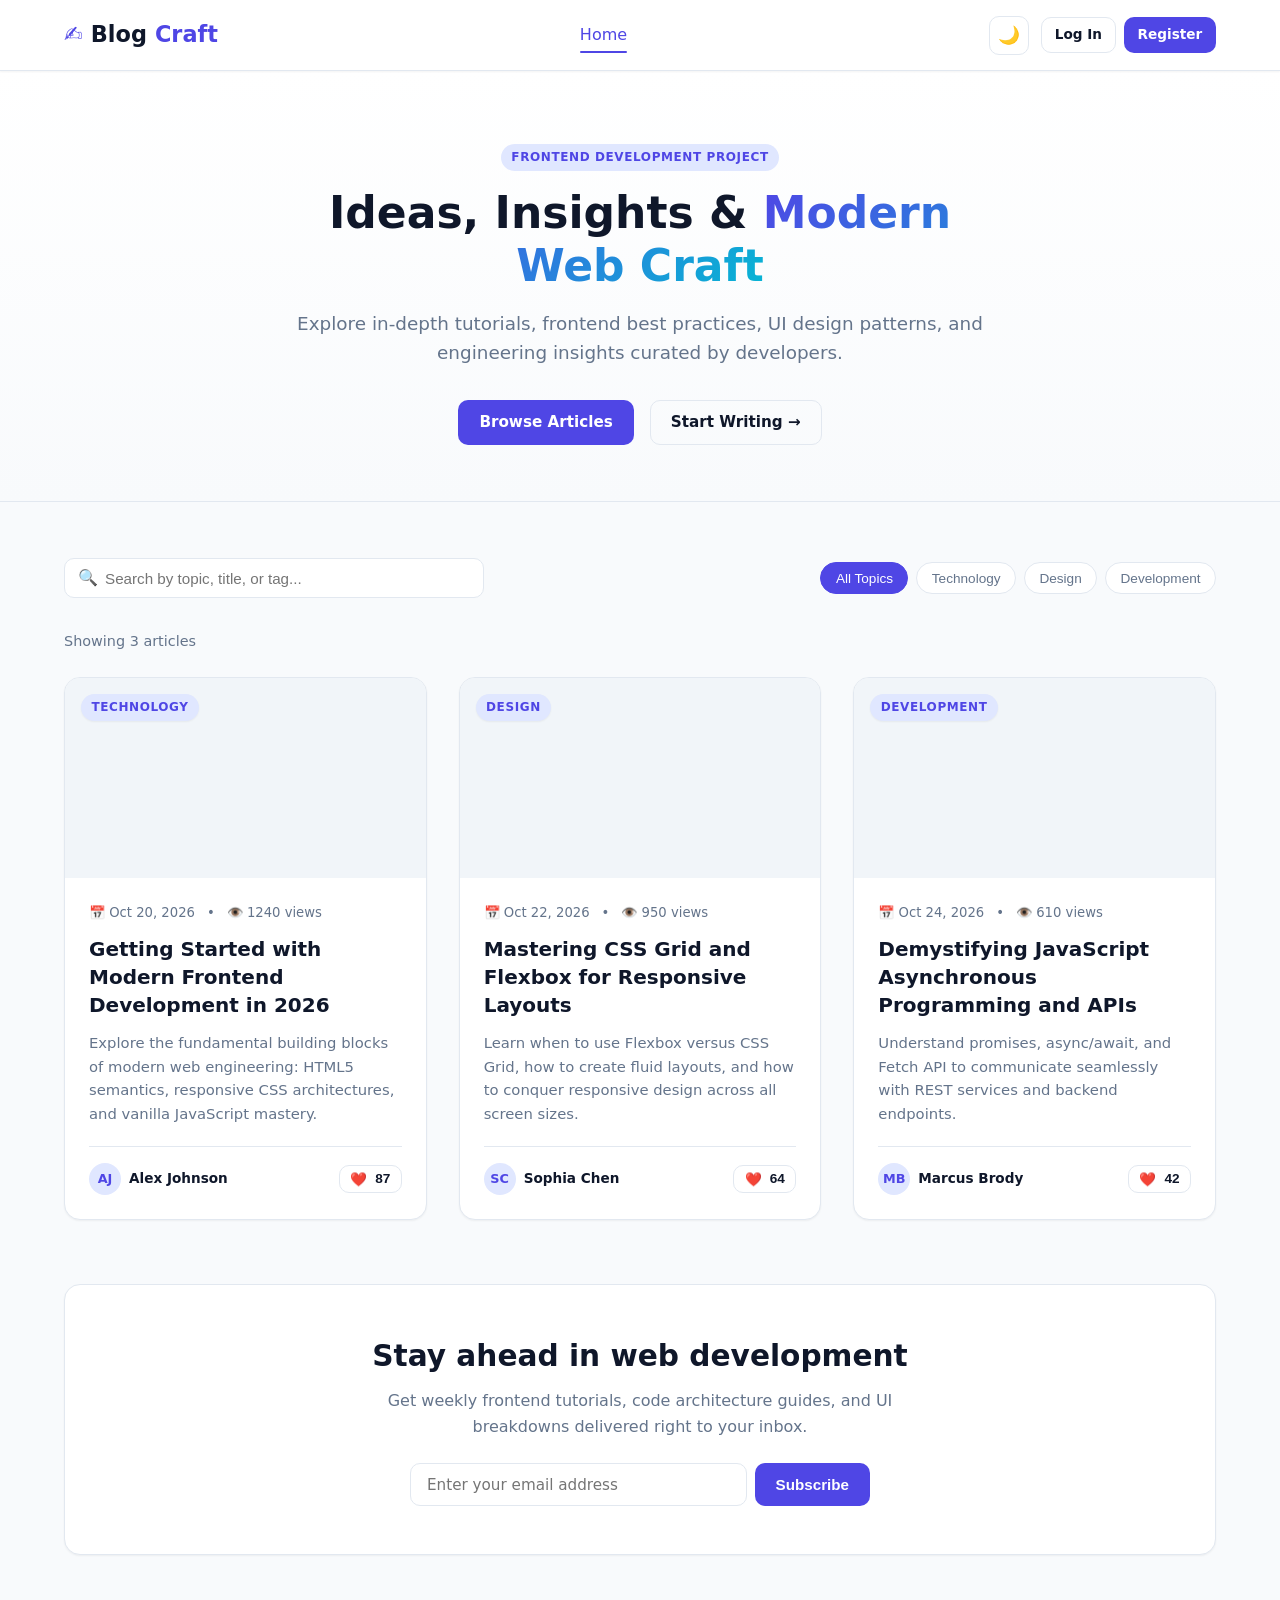
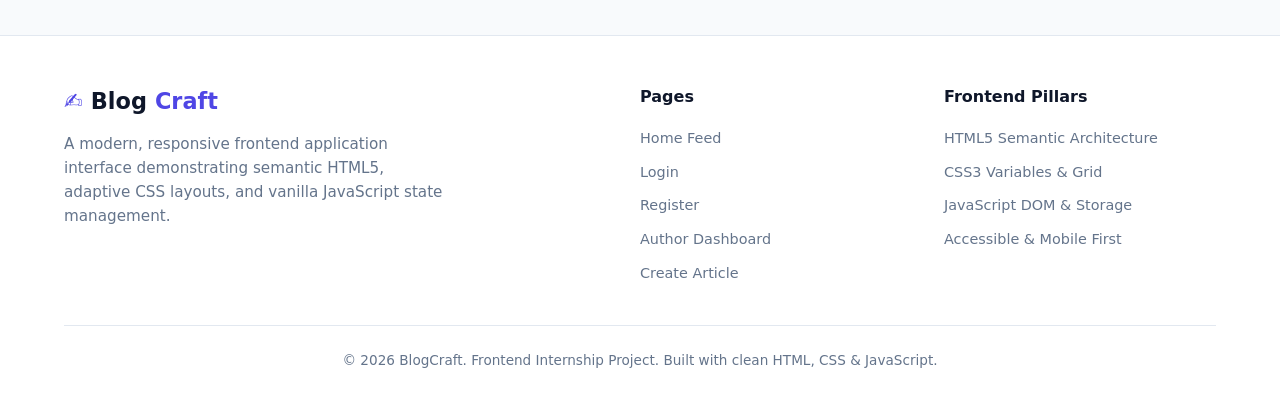
<file: index.html>
<!DOCTYPE html>
<html lang="en">
<head>
  <meta charset="UTF-8" />
  <meta name="viewport" content="width=device-width, initial-scale=1.0" />
  <meta name="description" content="BlogCraft - A responsive modern frontend blog application interface built with HTML5, CSS3, and JavaScript." />
  <title>BlogCraft | Discover Inspiring Stories & Ideas</title>
  <link rel="stylesheet" href="css/style.css" />
</head>
<body>

  <!-- =========================================================================
       Navigation Header
       ========================================================================= -->
  <header class="navbar">
    <div class="container nav-container">
      <a href="index.html" class="brand-logo">
        <span>✍️</span> Blog<span>Craft</span>
      </a>

      <!-- Desktop & Mobile Navigation Links -->
      <nav id="nav-links" class="nav-links" aria-label="Main Navigation">
        <a href="index.html" class="nav-link active">Home</a>
        <div id="nav-user-links" style="display: contents;"></div>
      </nav>

      <!-- User Auth & Theme Actions -->
      <div class="nav-actions">
        <button id="theme-toggle" class="theme-toggle-btn" aria-label="Toggle theme">🌙</button>
        <div id="nav-auth-actions" style="display: flex; gap: 0.5rem; align-items: center;"></div>
        <button id="nav-hamburger" class="hamburger-btn" aria-label="Open mobile menu" aria-expanded="false">
          <span></span>
          <span></span>
          <span></span>
        </button>
      </div>
    </div>
  </header>

  <!-- =========================================================================
       Hero Section
       ========================================================================= -->
  <section class="hero">
    <div class="container hero-content">
      <span class="badge" style="margin-bottom: 1rem;">Frontend Development Project</span>
      <h1 class="hero-title">
        Ideas, Insights & <span class="gradient-text">Modern Web Craft</span>
      </h1>
      <p class="hero-subtitle">
        Explore in-depth tutorials, frontend best practices, UI design patterns, and engineering insights curated by developers.
      </p>
      <div class="hero-cta">
        <a href="#feed-section" class="btn btn-primary">Browse Articles</a>
        <a href="create-blog.html" class="btn btn-outline">Start Writing →</a>
      </div>
    </div>
  </section>

  <!-- =========================================================================
       Main Content & Blog Feed
       ========================================================================= -->
  <main class="container" id="feed-section" style="padding-top: 1rem;">
    <!-- Feed Toolbar: Search & Category Chips -->
    <div class="feed-controls">
      <div class="search-box">
        <span class="search-icon">🔍</span>
        <input 
          type="search" 
          id="search-input" 
          class="search-input" 
          placeholder="Search by topic, title, or tag..." 
          aria-label="Search articles"
        />
      </div>

      <div class="category-chips" id="category-chips" role="tablist" aria-label="Category Filters">
        <button class="chip-btn active" data-category="All">All Topics</button>
        <button class="chip-btn" data-category="Technology">Technology</button>
        <button class="chip-btn" data-category="Design">Design</button>
        <button class="chip-btn" data-category="Development">Development</button>
      </div>
    </div>

    <!-- Active Filter Counter -->
    <div style="display: flex; justify-content: space-between; align-items: center; margin-bottom: 1.5rem;">
      <span id="results-count" style="font-size: 0.9rem; color: var(--text-muted); font-weight: 500;">
        Loading articles...
      </span>
    </div>

    <!-- Responsive Articles Grid -->
    <div class="blog-grid" id="posts-grid">
      <!-- Injected via js/home.js -->
    </div>

    <!-- Newsletter CTA Section -->
    <section style="background: var(--bg-surface); border: 1px solid var(--border-color); border-radius: var(--radius-lg); padding: 3rem 2rem; text-align: center; margin-bottom: 5rem; box-shadow: var(--shadow-sm);">
      <h2 style="font-size: 1.85rem; margin-bottom: 0.5rem;">Stay ahead in web development</h2>
      <p style="color: var(--text-muted); max-width: 520px; margin: 0 auto 1.5rem;">
        Get weekly frontend tutorials, code architecture guides, and UI breakdowns delivered right to your inbox.
      </p>
      <form onsubmit="event.preventDefault(); showToast('Subscribed successfully! Thank you.', 'success'); this.reset();" style="display: flex; max-width: 460px; margin: 0 auto; gap: 0.5rem; flex-wrap: wrap;">
        <input type="email" placeholder="Enter your email address" required class="form-control" style="flex: 1; min-width: 240px;" />
        <button type="submit" class="btn btn-primary">Subscribe</button>
      </form>
    </section>
  </main>

  <!-- =========================================================================
       Footer
       ========================================================================= -->
  <footer class="footer">
    <div class="container">
      <div class="footer-grid">
        <div>
          <a href="index.html" class="brand-logo">
            <span>✍️</span> Blog<span>Craft</span>
          </a>
          <p class="footer-desc">
            A modern, responsive frontend application interface demonstrating semantic HTML5, adaptive CSS layouts, and vanilla JavaScript state management.
          </p>
        </div>

        <div>
          <h4 class="footer-heading">Pages</h4>
          <ul class="footer-links">
            <li><a href="index.html">Home Feed</a></li>
            <li><a href="login.html">Login</a></li>
            <li><a href="register.html">Register</a></li>
            <li><a href="dashboard.html">Author Dashboard</a></li>
            <li><a href="create-blog.html">Create Article</a></li>
          </ul>
        </div>

        <div>
          <h4 class="footer-heading">Frontend Pillars</h4>
          <ul class="footer-links">
            <li><a href="#feed-section">HTML5 Semantic Architecture</a></li>
            <li><a href="#feed-section">CSS3 Variables & Grid</a></li>
            <li><a href="#feed-section">JavaScript DOM & Storage</a></li>
            <li><a href="#feed-section">Accessible & Mobile First</a></li>
          </ul>
        </div>
      </div>

      <div class="footer-bottom">
        <p>&copy; 2026 BlogCraft. Frontend Internship Project. Built with clean HTML, CSS & JavaScript.</p>
      </div>
    </div>
  </footer>

  <!-- Scripts -->
  <script src="js/storage.js"></script>
  <script src="js/app.js"></script>
  <script src="js/home.js"></script>
</body>
</html>
</file>
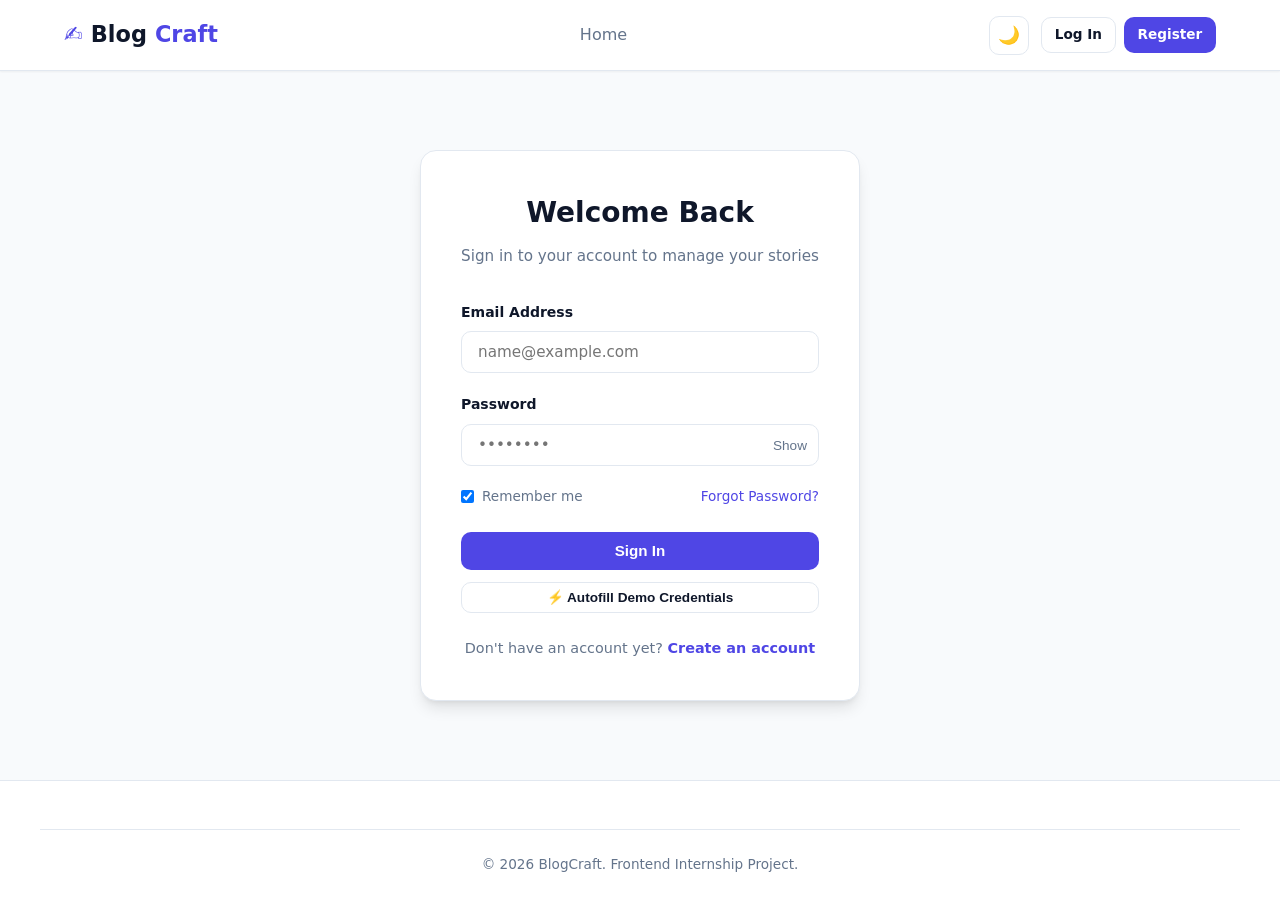
<file: create-blog.html>
<!DOCTYPE html>
<html lang="en">
<head>
  <meta charset="UTF-8" />
  <meta name="viewport" content="width=device-width, initial-scale=1.0" />
  <meta name="description" content="Create and publish new blog articles with BlogCraft's interactive editor." />
  <title>Create New Blog | BlogCraft</title>
  <link rel="stylesheet" href="css/style.css" />
</head>
<body>

  <!-- Navigation -->
  <header class="navbar">
    <div class="container nav-container">
      <a href="index.html" class="brand-logo">
        <span>✍️</span> Blog<span>Craft</span>
      </a>

      <nav id="nav-links" class="nav-links">
        <a href="index.html" class="nav-link">Home</a>
        <div id="nav-user-links" style="display: contents;"></div>
      </nav>

      <div class="nav-actions">
        <button id="theme-toggle" class="theme-toggle-btn" aria-label="Toggle theme">🌙</button>
        <div id="nav-auth-actions" style="display: flex; gap: 0.5rem; align-items: center;"></div>
        <button id="nav-hamburger" class="hamburger-btn" aria-label="Open mobile menu">
          <span></span>
          <span></span>
          <span></span>
        </button>
      </div>
    </div>
  </header>

  <!-- Editor Container -->
  <main class="container" style="flex: 1;">
    <div style="display: flex; justify-content: space-between; align-items: center; margin-top: 2rem; flex-wrap: wrap; gap: 1rem;">
      <div>
        <h1 id="editor-heading" style="font-size: 2rem; font-weight: 800;">Create New Article</h1>
        <p style="color: var(--text-muted); font-size: 0.95rem;">Compose your post, configure media, and publish to the community.</p>
      </div>
      <div style="display: flex; gap: 0.75rem; align-items: center;">
        <span class="badge" id="word-count-badge">0 words</span>
        <span class="badge" id="read-time-badge">1 min read</span>
      </div>
    </div>

    <!-- Form & Layout Grid -->
    <form id="blog-editor-form">
      <div class="editor-layout">
        <!-- Main Writing Column -->
        <div class="editor-card">
          <div class="form-group">
            <label class="form-label" for="post-title">Article Title *</label>
            <input 
              type="text" 
              id="post-title" 
              class="form-control" 
              placeholder="e.g. Building High-Performance Web Applications in 2026" 
              required 
            />
          </div>

          <div class="form-group">
            <label class="form-label" for="post-excerpt">Short Summary / Excerpt</label>
            <input 
              type="text" 
              id="post-excerpt" 
              class="form-control" 
              placeholder="A brief 1-2 sentence hook displayed in feed cards..." 
            />
            <div class="form-help">Displayed in search results and social previews.</div>
          </div>

          <div class="form-group">
            <label class="form-label" for="post-content">Article Content *</label>
            <textarea 
              id="post-content" 
              class="form-control" 
              rows="14" 
              placeholder="Write your article markdown or plain text here...&#10;&#10;### Subheading&#10;Write insightful sections with clean paragraphs." 
              required
            ></textarea>
          </div>
        </div>

        <!-- Sidebar / Publishing Settings Column -->
        <div>
          <div class="editor-card" style="margin-bottom: 1.5rem;">
            <h3 style="font-size: 1.15rem; margin-bottom: 1rem;">Publishing Settings</h3>

            <div class="form-group">
              <label class="form-label" for="post-category">Category</label>
              <select id="post-category" class="form-control">
                <option value="Technology">Technology</option>
                <option value="Design">Design</option>
                <option value="Development">Development</option>
                <option value="Tutorial">Tutorial</option>
                <option value="Career">Career</option>
              </select>
            </div>

            <div class="form-group">
              <label class="form-label" for="post-tags">Tags (comma-separated)</label>
              <input 
                type="text" 
                id="post-tags" 
                class="form-control" 
                placeholder="JavaScript, CSS, Career" 
              />
            </div>

            <div class="form-group">
              <label class="form-label" for="post-image-url">Cover Image URL</label>
              <input 
                type="url" 
                id="post-image-url" 
                class="form-control" 
                placeholder="https://images.unsplash.com/..." 
              />
              <div class="form-help">Paste any direct image link for live preview.</div>

              <!-- Live Preview -->
              <div class="image-preview-box" id="image-preview">
                <span>No cover image selected</span>
              </div>
            </div>

            <!-- Action Buttons -->
            <div style="display: flex; flex-direction: column; gap: 0.75rem; margin-top: 1.5rem;">
              <button type="submit" class="btn btn-primary btn-block">🚀 Publish Article</button>
              <button type="button" id="save-draft-btn" class="btn btn-outline btn-block">💾 Save as Draft</button>
              <a href="dashboard.html" class="btn btn-outline btn-block btn-sm" style="text-align: center;">Cancel</a>
            </div>
          </div>
        </div>
      </div>
    </form>
  </main>

  <!-- Footer -->
  <footer class="footer">
    <div class="container footer-bottom">
      <p>&copy; 2026 BlogCraft. Frontend Internship Project.</p>
    </div>
  </footer>

  <script src="js/storage.js"></script>
  <script src="js/app.js"></script>
  <script src="js/create-blog.js"></script>
</body>
</html>
</file>
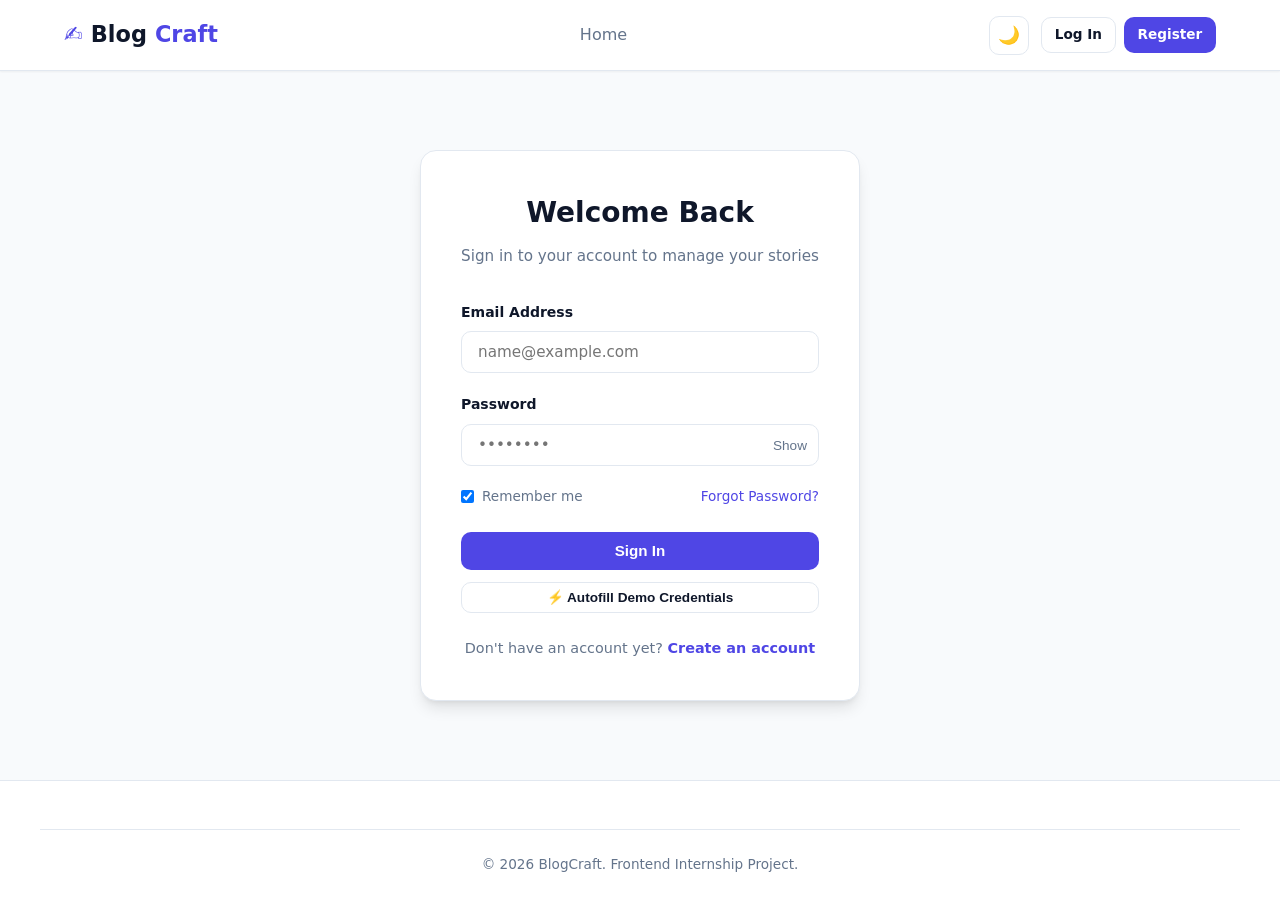
<file: dashboard.html>
<!DOCTYPE html>
<html lang="en">
<head>
  <meta charset="UTF-8" />
  <meta name="viewport" content="width=device-width, initial-scale=1.0" />
  <meta name="description" content="Manage your published articles, view performance analytics, and draft new blogs." />
  <title>Author Dashboard | BlogCraft</title>
  <link rel="stylesheet" href="css/style.css" />
</head>
<body>

  <!-- Navigation -->
  <header class="navbar">
    <div class="container nav-container">
      <a href="index.html" class="brand-logo">
        <span>✍️</span> Blog<span>Craft</span>
      </a>

      <nav id="nav-links" class="nav-links">
        <a href="index.html" class="nav-link">Home</a>
        <div id="nav-user-links" style="display: contents;"></div>
      </nav>

      <div class="nav-actions">
        <button id="theme-toggle" class="theme-toggle-btn" aria-label="Toggle theme">🌙</button>
        <div id="nav-auth-actions" style="display: flex; gap: 0.5rem; align-items: center;"></div>
        <button id="nav-hamburger" class="hamburger-btn" aria-label="Open mobile menu">
          <span></span>
          <span></span>
          <span></span>
        </button>
      </div>
    </div>
  </header>

  <!-- Dashboard Container -->
  <main class="container" style="flex: 1; padding-bottom: 5rem;">
    <div class="dashboard-header">
      <div class="dashboard-title-row">
        <div>
          <h1 id="user-greeting" style="font-size: 2rem; font-weight: 800;">Author Dashboard</h1>
          <p style="color: var(--text-muted); font-size: 0.95rem;">Monitor your writing impact, view metrics, and manage your publications.</p>
        </div>
        <a href="create-blog.html" class="btn btn-primary">
          <span>+</span> Write New Article
        </a>
      </div>

      <!-- Quick Metrics Grid -->
      <div class="stats-grid">
        <div class="stat-card">
          <div class="stat-icon">📚</div>
          <div>
            <div class="stat-number" id="stat-total-posts">0</div>
            <div class="stat-label">Total Articles</div>
          </div>
        </div>

        <div class="stat-card">
          <div class="stat-icon">👁️</div>
          <div>
            <div class="stat-number" id="stat-total-views">0</div>
            <div class="stat-label">Total Views</div>
          </div>
        </div>

        <div class="stat-card">
          <div class="stat-icon">❤️</div>
          <div>
            <div class="stat-number" id="stat-total-likes">0</div>
            <div class="stat-label">Total Likes</div>
          </div>
        </div>

        <div class="stat-card">
          <div class="stat-icon">📝</div>
          <div>
            <div class="stat-number" id="stat-total-drafts">0</div>
            <div class="stat-label">Drafts</div>
          </div>
        </div>
      </div>
    </div>

    <!-- Management Table Section -->
    <section>
      <div style="display: flex; justify-content: space-between; align-items: center; margin-bottom: 1.25rem;">
        <h2 style="font-size: 1.35rem; font-weight: 700;">Your Published & Draft Articles</h2>
      </div>

      <!-- Responsive Data Table -->
      <div class="table-responsive">
        <table class="data-table">
          <thead>
            <tr>
              <th>Title</th>
              <th>Category</th>
              <th>Status</th>
              <th>Views</th>
              <th>Likes</th>
              <th>Published</th>
              <th>Actions</th>
            </tr>
          </thead>
          <tbody id="posts-table-body">
            <!-- Dynamically populated by js/dashboard.js -->
          </tbody>
        </table>

        <!-- Empty State Container -->
        <div id="dashboard-empty-state" style="display: none; text-align: center; padding: 3.5rem 1.5rem; color: var(--text-muted);">
          <div style="font-size: 2.5rem; margin-bottom: 0.75rem;">✍️</div>
          <h3>You haven't written any articles yet</h3>
          <p style="margin-bottom: 1.5rem;">Share your knowledge, tutorials, and experiences with the community!</p>
          <a href="create-blog.html" class="btn btn-primary">Create Your First Post</a>
        </div>
      </div>
    </section>
  </main>

  <!-- Footer -->
  <footer class="footer">
    <div class="container footer-bottom">
      <p>&copy; 2026 BlogCraft. Frontend Internship Project.</p>
    </div>
  </footer>

  <script src="js/storage.js"></script>
  <script src="js/app.js"></script>
  <script src="js/dashboard.js"></script>
</body>
</html>
</file>
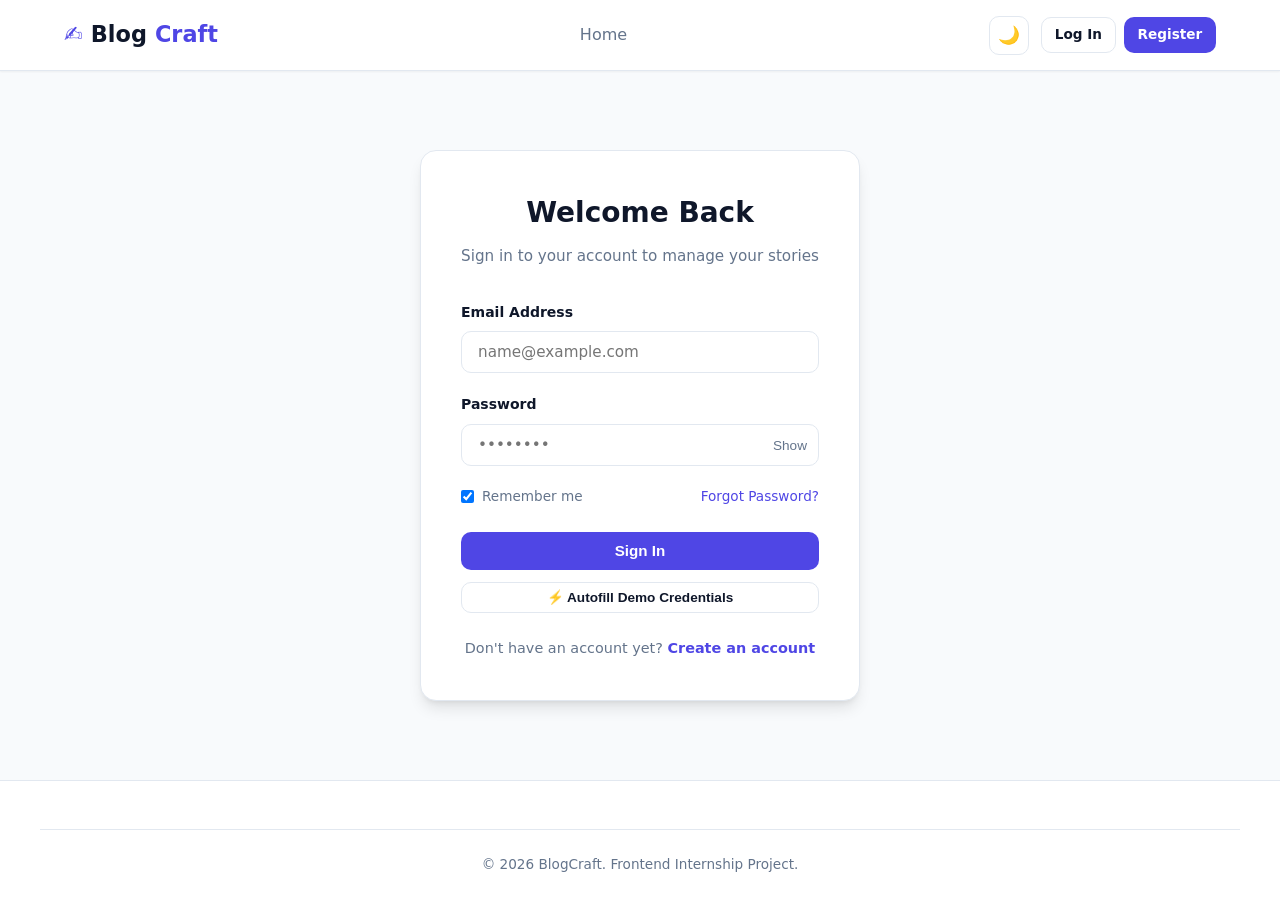
<file: login.html>
<!DOCTYPE html>
<html lang="en">
<head>
  <meta charset="UTF-8" />
  <meta name="viewport" content="width=device-width, initial-scale=1.0" />
  <meta name="description" content="Login to your BlogCraft account to manage your articles and stats." />
  <title>Login | BlogCraft</title>
  <link rel="stylesheet" href="css/style.css" />
</head>
<body>

  <!-- Navigation -->
  <header class="navbar">
    <div class="container nav-container">
      <a href="index.html" class="brand-logo">
        <span>✍️</span> Blog<span>Craft</span>
      </a>

      <nav id="nav-links" class="nav-links">
        <a href="index.html" class="nav-link">Home</a>
        <div id="nav-user-links" style="display: contents;"></div>
      </nav>

      <div class="nav-actions">
        <button id="theme-toggle" class="theme-toggle-btn" aria-label="Toggle theme">🌙</button>
        <div id="nav-auth-actions" style="display: flex; gap: 0.5rem; align-items: center;"></div>
        <button id="nav-hamburger" class="hamburger-btn" aria-label="Open mobile menu">
          <span></span>
          <span></span>
          <span></span>
        </button>
      </div>
    </div>
  </header>

  <!-- Login Form Wrapper -->
  <div class="auth-wrapper">
    <div class="auth-card">
      <div class="auth-header">
        <h1 class="auth-title">Welcome Back</h1>
        <p class="auth-subtitle">Sign in to your account to manage your stories</p>
      </div>

      <form id="login-form" novalidate>
        <div class="form-group">
          <label class="form-label" for="login-email">Email Address</label>
          <input 
            type="email" 
            id="login-email" 
            class="form-control" 
            placeholder="name@example.com" 
            required 
            autocomplete="email"
          />
          <div class="error-feedback"></div>
        </div>

        <div class="form-group">
          <label class="form-label" for="login-password">Password</label>
          <div class="password-input-wrap">
            <input 
              type="password" 
              id="login-password" 
              class="form-control" 
              placeholder="••••••••" 
              required 
              autocomplete="current-password"
            />
            <button type="button" class="toggle-password-btn" data-target="login-password">Show</button>
          </div>
          <div class="error-feedback"></div>
        </div>

        <div class="form-options">
          <label class="checkbox-label">
            <input type="checkbox" id="remember-me" checked />
            <span>Remember me</span>
          </label>
          <a href="#" onclick="event.preventDefault(); showToast('Password reset link simulated!', 'info');" style="font-size: 0.85rem;">Forgot Password?</a>
        </div>

        <button type="submit" class="btn btn-primary btn-block">Sign In</button>

        <!-- Quick Demo Account Fill Button -->
        <button type="button" id="fill-demo-btn" class="btn btn-outline btn-block btn-sm" style="margin-top: 0.75rem;">
          ⚡ Autofill Demo Credentials
        </button>
      </form>

      <div class="auth-footer">
        Don't have an account yet? <a href="register.html" style="font-weight: 600;">Create an account</a>
      </div>
    </div>
  </div>

  <!-- Footer -->
  <footer class="footer">
    <div class="container footer-bottom">
      <p>&copy; 2026 BlogCraft. Frontend Internship Project.</p>
    </div>
  </footer>

  <script src="js/storage.js"></script>
  <script src="js/app.js"></script>
  <script src="js/auth.js"></script>
</body>
</html>
</file>
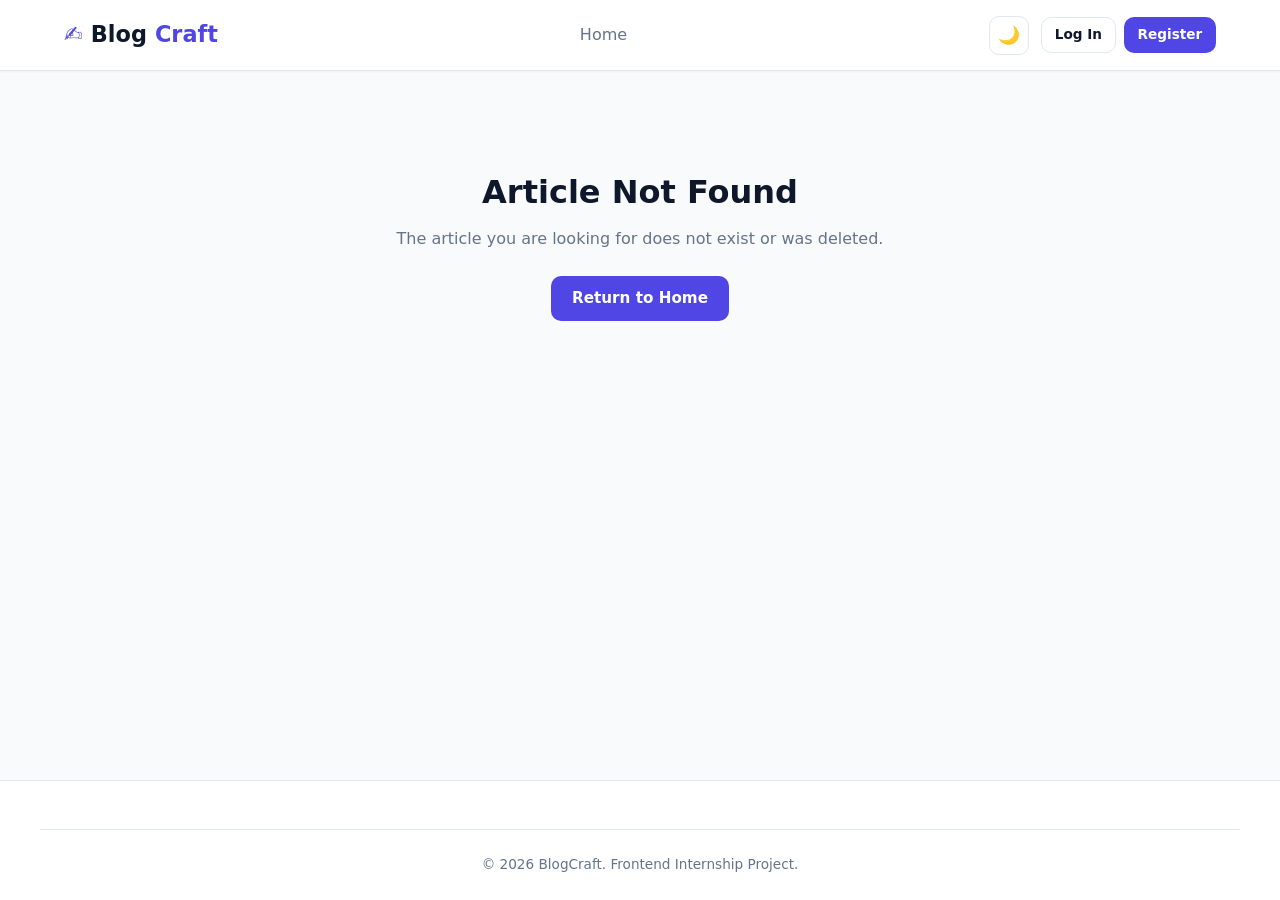
<file: post.html>
<!DOCTYPE html>
<html lang="en">
<head>
  <meta charset="UTF-8" />
  <meta name="viewport" content="width=device-width, initial-scale=1.0" />
  <meta name="description" content="Read full article on BlogCraft." />
  <title>Article | BlogCraft</title>
  <link rel="stylesheet" href="css/style.css" />
</head>
<body>

  <!-- Navigation -->
  <header class="navbar">
    <div class="container nav-container">
      <a href="index.html" class="brand-logo">
        <span>✍️</span> Blog<span>Craft</span>
      </a>

      <nav id="nav-links" class="nav-links">
        <a href="index.html" class="nav-link">Home</a>
        <div id="nav-user-links" style="display: contents;"></div>
      </nav>

      <div class="nav-actions">
        <button id="theme-toggle" class="theme-toggle-btn" aria-label="Toggle theme">🌙</button>
        <div id="nav-auth-actions" style="display: flex; gap: 0.5rem; align-items: center;"></div>
        <button id="nav-hamburger" class="hamburger-btn" aria-label="Open mobile menu">
          <span></span>
          <span></span>
          <span></span>
        </button>
      </div>
    </div>
  </header>

  <!-- Post Content Host Container -->
  <main class="container" id="post-content-container" style="flex: 1;">
    <div style="text-align: center; padding: 4rem 0;">
      <p style="color: var(--text-muted);">Loading article...</p>
    </div>
  </main>

  <!-- Footer -->
  <footer class="footer">
    <div class="container footer-bottom">
      <p>&copy; 2026 BlogCraft. Frontend Internship Project.</p>
    </div>
  </footer>

  <script src="js/storage.js"></script>
  <script src="js/app.js"></script>
  <script src="js/post.js"></script>
</body>
</html>
</file>
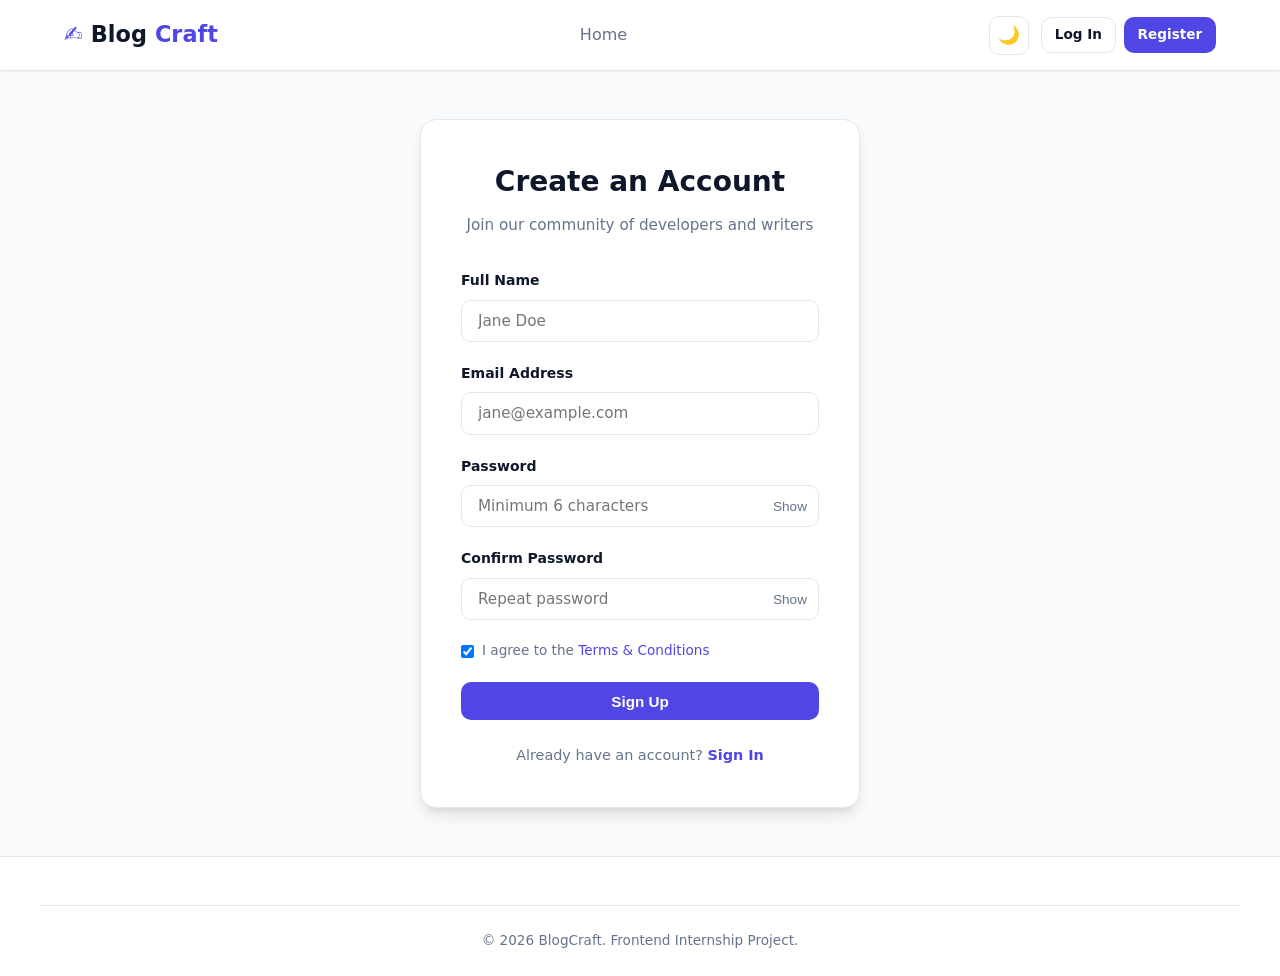
<file: register.html>
<!DOCTYPE html>
<html lang="en">
<head>
  <meta charset="UTF-8" />
  <meta name="viewport" content="width=device-width, initial-scale=1.0" />
  <meta name="description" content="Create a new BlogCraft account to write articles and build your audience." />
  <title>Register | BlogCraft</title>
  <link rel="stylesheet" href="css/style.css" />
</head>
<body>

  <!-- Navigation -->
  <header class="navbar">
    <div class="container nav-container">
      <a href="index.html" class="brand-logo">
        <span>✍️</span> Blog<span>Craft</span>
      </a>

      <nav id="nav-links" class="nav-links">
        <a href="index.html" class="nav-link">Home</a>
        <div id="nav-user-links" style="display: contents;"></div>
      </nav>

      <div class="nav-actions">
        <button id="theme-toggle" class="theme-toggle-btn" aria-label="Toggle theme">🌙</button>
        <div id="nav-auth-actions" style="display: flex; gap: 0.5rem; align-items: center;"></div>
        <button id="nav-hamburger" class="hamburger-btn" aria-label="Open mobile menu">
          <span></span>
          <span></span>
          <span></span>
        </button>
      </div>
    </div>
  </header>

  <!-- Register Form Wrapper -->
  <div class="auth-wrapper">
    <div class="auth-card">
      <div class="auth-header">
        <h1 class="auth-title">Create an Account</h1>
        <p class="auth-subtitle">Join our community of developers and writers</p>
      </div>

      <form id="register-form" novalidate>
        <div class="form-group">
          <label class="form-label" for="register-name">Full Name</label>
          <input 
            type="text" 
            id="register-name" 
            class="form-control" 
            placeholder="Jane Doe" 
            required 
            autocomplete="name"
          />
          <div class="error-feedback"></div>
        </div>

        <div class="form-group">
          <label class="form-label" for="register-email">Email Address</label>
          <input 
            type="email" 
            id="register-email" 
            class="form-control" 
            placeholder="jane@example.com" 
            required 
            autocomplete="email"
          />
          <div class="error-feedback"></div>
        </div>

        <div class="form-group">
          <label class="form-label" for="register-password">Password</label>
          <div class="password-input-wrap">
            <input 
              type="password" 
              id="register-password" 
              class="form-control" 
              placeholder="Minimum 6 characters" 
              required 
              autocomplete="new-password"
            />
            <button type="button" class="toggle-password-btn" data-target="register-password">Show</button>
          </div>
          <div class="error-feedback"></div>
        </div>

        <div class="form-group">
          <label class="form-label" for="register-confirm-password">Confirm Password</label>
          <div class="password-input-wrap">
            <input 
              type="password" 
              id="register-confirm-password" 
              class="form-control" 
              placeholder="Repeat password" 
              required 
              autocomplete="new-password"
            />
            <button type="button" class="toggle-password-btn" data-target="register-confirm-password">Show</button>
          </div>
          <div class="error-feedback"></div>
        </div>

        <div class="form-group">
          <label class="checkbox-label">
            <input type="checkbox" id="register-terms" required checked />
            <span style="font-size: 0.85rem;">I agree to the <a href="#" onclick="event.preventDefault(); showToast('Terms accepted.', 'info');">Terms & Conditions</a></span>
          </label>
        </div>

        <button type="submit" class="btn btn-primary btn-block">Sign Up</button>
      </form>

      <div class="auth-footer">
        Already have an account? <a href="login.html" style="font-weight: 600;">Sign In</a>
      </div>
    </div>
  </div>

  <!-- Footer -->
  <footer class="footer">
    <div class="container footer-bottom">
      <p>&copy; 2026 BlogCraft. Frontend Internship Project.</p>
    </div>
  </footer>

  <script src="js/storage.js"></script>
  <script src="js/app.js"></script>
  <script src="js/auth.js"></script>
</body>
</html>
</file>
<file: css/style.css>
/* ==========================================================================
   BLOGCRAFT - MODERN RESPONSIVE STYLESHEET
   Fundamentals Demonstrated:
   - CSS Custom Properties (Variables)
   - Flexbox & CSS Grid Layouts
   - Responsive Media Queries (Mobile First / Adaptive)
   - Transitions, Shadows & Modern UI Components
   ========================================================================== */

:root {
  /* Color Palette */
  --primary: #4f46e5;
  --primary-hover: #4338ca;
  --primary-light: #e0e7ff;
  --secondary: #06b6d4;
  --accent: #f59e0b;
  --danger: #ef4444;
  --danger-hover: #dc2626;
  --success: #10b981;

  /* Neutral Colors (Light Theme) */
  --bg-body: #f8fafc;
  --bg-surface: #ffffff;
  --bg-surface-alt: #f1f5f9;
  --border-color: #e2e8f0;
  --text-main: #0f172a;
  --text-muted: #64748b;
  --text-inverse: #ffffff;

  /* Shadows */
  --shadow-sm: 0 1px 2px 0 rgb(0 0 0 / 0.05);
  --shadow-md: 0 4px 6px -1px rgb(0 0 0 / 0.1), 0 2px 4px -2px rgb(0 0 0 / 0.1);
  --shadow-lg: 0 10px 15px -3px rgb(0 0 0 / 0.1), 0 4px 6px -4px rgb(0 0 0 / 0.1);
  --shadow-hover: 0 20px 25px -5px rgb(0 0 0 / 0.1), 0 8px 10px -6px rgb(0 0 0 / 0.1);

  /* Spacing & Radii */
  --radius-sm: 6px;
  --radius-md: 10px;
  --radius-lg: 16px;
  --radius-full: 9999px;
  --container-max: 1200px;
  --transition: all 0.25s ease-in-out;
}

/* Dark Mode Theme Variables */
[data-theme="dark"] {
  --bg-body: #0b0f19;
  --bg-surface: #151d30;
  --bg-surface-alt: #1e293b;
  --border-color: #334155;
  --text-main: #f8fafc;
  --text-muted: #94a3b8;
  --shadow-sm: 0 1px 2px 0 rgb(0 0 0 / 0.5);
  --shadow-md: 0 4px 6px -1px rgb(0 0 0 / 0.4);
  --shadow-lg: 0 10px 15px -3px rgb(0 0 0 / 0.4);
}

/* ==========================================================================
   Base & Reset Styles
   ========================================================================== */
* {
  margin: 0;
  padding: 0;
  box-sizing: border-box;
}

html {
  scroll-behavior: smooth;
  font-size: 16px;
}

body {
  font-family: system-ui, -apple-system, BlinkMacSystemFont, 'Segoe UI', Roboto, Oxygen, Ubuntu, Cantarell, sans-serif;
  background-color: var(--bg-body);
  color: var(--text-main);
  line-height: 1.6;
  min-height: 100vh;
  display: flex;
  flex-direction: column;
  transition: background-color 0.3s ease, color 0.3s ease;
}

img {
  max-width: 100%;
  height: auto;
  display: block;
}

a {
  color: var(--primary);
  text-decoration: none;
  transition: var(--transition);
}

a:hover {
  color: var(--primary-hover);
}

ul {
  list-style: none;
}

/* Layout Container */
.container {
  width: 100%;
  max-width: var(--container-max);
  margin: 0 auto;
  padding: 0 1.5rem;
}

/* ==========================================================================
   Navigation Bar (Responsive Header)
   ========================================================================== */
.navbar {
  position: sticky;
  top: 0;
  z-index: 1000;
  background-color: var(--bg-surface);
  border-bottom: 1px solid var(--border-color);
  box-shadow: var(--shadow-sm);
  backdrop-filter: blur(8px);
}

.nav-container {
  display: flex;
  align-items: center;
  justify-content: space-between;
  height: 70px;
}

.brand-logo {
  display: flex;
  align-items: center;
  gap: 0.5rem;
  font-size: 1.4rem;
  font-weight: 700;
  color: var(--text-main);
}

.brand-logo span {
  color: var(--primary);
}

.nav-links {
  display: flex;
  align-items: center;
  gap: 1.5rem;
}

.nav-link {
  font-weight: 500;
  color: var(--text-muted);
  position: relative;
  padding: 0.35rem 0;
}

.nav-link:hover,
.nav-link.active {
  color: var(--primary);
}

.nav-link.active::after {
  content: '';
  position: absolute;
  bottom: 0;
  left: 0;
  width: 100%;
  height: 2px;
  background-color: var(--primary);
  border-radius: var(--radius-full);
}

.nav-actions {
  display: flex;
  align-items: center;
  gap: 0.75rem;
}

.theme-toggle-btn {
  background: transparent;
  border: 1px solid var(--border-color);
  color: var(--text-main);
  padding: 0.5rem;
  border-radius: var(--radius-md);
  cursor: pointer;
  display: flex;
  align-items: center;
  justify-content: center;
  font-size: 1.1rem;
  transition: var(--transition);
}

.theme-toggle-btn:hover {
  background-color: var(--bg-surface-alt);
}

.hamburger-btn {
  display: none;
  background: none;
  border: none;
  cursor: pointer;
  padding: 0.5rem;
  flex-direction: column;
  gap: 5px;
}

.hamburger-btn span {
  display: block;
  width: 24px;
  height: 2px;
  background-color: var(--text-main);
  border-radius: 2px;
  transition: var(--transition);
}

/* ==========================================================================
   Buttons & Interactive Elements
   ========================================================================== */
.btn {
  display: inline-flex;
  align-items: center;
  justify-content: center;
  gap: 0.5rem;
  padding: 0.6rem 1.25rem;
  font-size: 0.95rem;
  font-weight: 600;
  border-radius: var(--radius-md);
  border: 1px solid transparent;
  cursor: pointer;
  transition: var(--transition);
  text-align: center;
}

.btn-primary {
  background-color: var(--primary);
  color: var(--text-inverse);
}

.btn-primary:hover {
  background-color: var(--primary-hover);
  color: var(--text-inverse);
  box-shadow: var(--shadow-md);
  transform: translateY(-1px);
}

.btn-outline {
  background-color: transparent;
  border-color: var(--border-color);
  color: var(--text-main);
}

.btn-outline:hover {
  border-color: var(--primary);
  color: var(--primary);
  background-color: var(--primary-light);
}

[data-theme="dark"] .btn-outline:hover {
  background-color: rgba(79, 70, 229, 0.15);
}

.btn-danger {
  background-color: var(--danger);
  color: #fff;
}

.btn-danger:hover {
  background-color: var(--danger-hover);
  color: #fff;
}

.btn-sm {
  padding: 0.4rem 0.8rem;
  font-size: 0.85rem;
}

.btn-block {
  width: 100%;
}

/* Badges & Tags */
.badge {
  display: inline-block;
  padding: 0.25rem 0.65rem;
  font-size: 0.75rem;
  font-weight: 600;
  text-transform: uppercase;
  letter-spacing: 0.05em;
  border-radius: var(--radius-full);
  background-color: var(--primary-light);
  color: var(--primary);
}

[data-theme="dark"] .badge {
  background-color: rgba(79, 70, 229, 0.25);
  color: #a5b4fc;
}

.badge-draft {
  background-color: #fef3c7;
  color: #d97706;
}

[data-theme="dark"] .badge-draft {
  background-color: rgba(245, 158, 11, 0.2);
  color: #fcd34d;
}

/* ==========================================================================
   Hero Section
   ========================================================================== */
.hero {
  padding: 4.5rem 0 3.5rem;
  background: linear-gradient(180deg, var(--bg-surface) 0%, var(--bg-body) 100%);
  border-bottom: 1px solid var(--border-color);
  text-align: center;
}

.hero-content {
  max-width: 760px;
  margin: 0 auto;
}

.hero-title {
  font-size: 2.75rem;
  font-weight: 800;
  line-height: 1.2;
  margin-bottom: 1rem;
  color: var(--text-main);
}

.hero-title .gradient-text {
  background: linear-gradient(135deg, var(--primary) 0%, var(--secondary) 100%);
  -webkit-background-clip: text;
  -webkit-text-fill-color: transparent;
}

.hero-subtitle {
  font-size: 1.15rem;
  color: var(--text-muted);
  margin-bottom: 2rem;
}

.hero-cta {
  display: flex;
  justify-content: center;
  gap: 1rem;
  flex-wrap: wrap;
}

/* ==========================================================================
   Filter, Search & Toolbar Controls
   ========================================================================== */
.feed-controls {
  margin: 2.5rem 0 2rem;
  display: flex;
  flex-wrap: wrap;
  gap: 1rem;
  align-items: center;
  justify-content: space-between;
}

.search-box {
  position: relative;
  flex: 1;
  min-width: 260px;
  max-width: 420px;
}

.search-input {
  width: 100%;
  padding: 0.65rem 1rem 0.65rem 2.5rem;
  border: 1px solid var(--border-color);
  border-radius: var(--radius-md);
  background-color: var(--bg-surface);
  color: var(--text-main);
  font-size: 0.95rem;
  transition: var(--transition);
}

.search-input:focus {
  outline: none;
  border-color: var(--primary);
  box-shadow: 0 0 0 3px rgba(79, 70, 229, 0.15);
}

.search-icon {
  position: absolute;
  left: 0.85rem;
  top: 50%;
  transform: translateY(-50%);
  color: var(--text-muted);
  pointer-events: none;
}

.category-chips {
  display: flex;
  flex-wrap: wrap;
  gap: 0.5rem;
}

.chip-btn {
  padding: 0.45rem 0.9rem;
  border-radius: var(--radius-full);
  border: 1px solid var(--border-color);
  background-color: var(--bg-surface);
  color: var(--text-muted);
  font-size: 0.85rem;
  font-weight: 500;
  cursor: pointer;
  transition: var(--transition);
}

.chip-btn:hover,
.chip-btn.active {
  background-color: var(--primary);
  color: #fff;
  border-color: var(--primary);
}

/* ==========================================================================
   Cards & Blog Grid Layout
   ========================================================================== */
.blog-grid {
  display: grid;
  grid-template-columns: repeat(auto-fill, minmax(320px, 1fr));
  gap: 2rem;
  margin-bottom: 4rem;
}

.blog-card {
  background-color: var(--bg-surface);
  border: 1px solid var(--border-color);
  border-radius: var(--radius-lg);
  overflow: hidden;
  box-shadow: var(--shadow-sm);
  display: flex;
  flex-direction: column;
  transition: var(--transition);
}

.blog-card:hover {
  transform: translateY(-4px);
  box-shadow: var(--shadow-hover);
  border-color: rgba(79, 70, 229, 0.3);
}

.card-image-wrap {
  position: relative;
  width: 100%;
  height: 200px;
  overflow: hidden;
  background-color: var(--bg-surface-alt);
}

.card-image {
  width: 100%;
  height: 100%;
  object-fit: cover;
  transition: transform 0.4s ease;
}

.blog-card:hover .card-image {
  transform: scale(1.05);
}

.card-category-badge {
  position: absolute;
  top: 1rem;
  left: 1rem;
  box-shadow: var(--shadow-sm);
}

.card-body {
  padding: 1.5rem;
  display: flex;
  flex-direction: column;
  flex-grow: 1;
}

.card-meta {
  display: flex;
  align-items: center;
  gap: 0.75rem;
  font-size: 0.825rem;
  color: var(--text-muted);
  margin-bottom: 0.75rem;
}

.card-title {
  font-size: 1.25rem;
  font-weight: 700;
  margin-bottom: 0.75rem;
  line-height: 1.4;
  color: var(--text-main);
}

.card-title a {
  color: inherit;
}

.card-title a:hover {
  color: var(--primary);
}

.card-excerpt {
  color: var(--text-muted);
  font-size: 0.925rem;
  line-height: 1.6;
  margin-bottom: 1.25rem;
  flex-grow: 1;
}

.card-footer {
  display: flex;
  align-items: center;
  justify-content: space-between;
  padding-top: 1rem;
  border-top: 1px solid var(--border-color);
  font-size: 0.85rem;
}

.card-author {
  display: flex;
  align-items: center;
  gap: 0.5rem;
}

.author-avatar {
  width: 32px;
  height: 32px;
  border-radius: var(--radius-full);
  background-color: var(--primary-light);
  color: var(--primary);
  display: flex;
  align-items: center;
  justify-content: center;
  font-weight: 700;
  font-size: 0.8rem;
}

.card-read-more {
  font-weight: 600;
  display: inline-flex;
  align-items: center;
  gap: 0.25rem;
}

/* ==========================================================================
   Forms & Authentication Pages (Login, Register, Create Blog)
   ========================================================================== */
.auth-wrapper {
  flex: 1;
  display: flex;
  align-items: center;
  justify-content: center;
  padding: 3rem 1.5rem;
}

.auth-card {
  width: 100%;
  max-width: 440px;
  background-color: var(--bg-surface);
  border: 1px solid var(--border-color);
  border-radius: var(--radius-lg);
  padding: 2.5rem;
  box-shadow: var(--shadow-lg);
}

.auth-header {
  text-align: center;
  margin-bottom: 2rem;
}

.auth-title {
  font-size: 1.75rem;
  font-weight: 700;
  margin-bottom: 0.5rem;
}

.auth-subtitle {
  color: var(--text-muted);
  font-size: 0.95rem;
}

.form-group {
  margin-bottom: 1.25rem;
}

.form-label {
  display: block;
  font-size: 0.875rem;
  font-weight: 600;
  margin-bottom: 0.5rem;
  color: var(--text-main);
}

.form-control {
  width: 100%;
  padding: 0.7rem 1rem;
  border: 1px solid var(--border-color);
  border-radius: var(--radius-md);
  background-color: var(--bg-surface);
  color: var(--text-main);
  font-size: 0.95rem;
  font-family: inherit;
  transition: var(--transition);
}

.form-control:focus {
  outline: none;
  border-color: var(--primary);
  box-shadow: 0 0 0 3px rgba(79, 70, 229, 0.15);
}

textarea.form-control {
  resize: vertical;
  min-height: 140px;
}

.password-input-wrap {
  position: relative;
}

.toggle-password-btn {
  position: absolute;
  right: 0.75rem;
  top: 50%;
  transform: translateY(-50%);
  background: none;
  border: none;
  color: var(--text-muted);
  cursor: pointer;
  font-size: 0.85rem;
}

.form-help {
  font-size: 0.8rem;
  color: var(--text-muted);
  margin-top: 0.35rem;
}

.error-feedback {
  color: var(--danger);
  font-size: 0.825rem;
  margin-top: 0.35rem;
  display: none;
}

.form-control.is-invalid {
  border-color: var(--danger);
}

.form-control.is-invalid + .error-feedback {
  display: block;
}

.form-options {
  display: flex;
  align-items: center;
  justify-content: space-between;
  font-size: 0.85rem;
  margin-bottom: 1.5rem;
}

.checkbox-label {
  display: flex;
  align-items: center;
  gap: 0.5rem;
  cursor: pointer;
  color: var(--text-muted);
}

.auth-footer {
  text-align: center;
  margin-top: 1.5rem;
  font-size: 0.9rem;
  color: var(--text-muted);
}

/* ==========================================================================
   Dashboard Page Styles
   ========================================================================== */
.dashboard-header {
  padding: 2.5rem 0 1.5rem;
}

.dashboard-title-row {
  display: flex;
  justify-content: space-between;
  align-items: center;
  flex-wrap: wrap;
  gap: 1rem;
  margin-bottom: 2rem;
}

.stats-grid {
  display: grid;
  grid-template-columns: repeat(auto-fit, minmax(220px, 1fr));
  gap: 1.5rem;
  margin-bottom: 2.5rem;
}

.stat-card {
  background-color: var(--bg-surface);
  border: 1px solid var(--border-color);
  border-radius: var(--radius-lg);
  padding: 1.5rem;
  box-shadow: var(--shadow-sm);
  display: flex;
  align-items: center;
  gap: 1.25rem;
}

.stat-icon {
  width: 48px;
  height: 48px;
  border-radius: var(--radius-md);
  display: flex;
  align-items: center;
  justify-content: center;
  font-size: 1.5rem;
  background-color: var(--primary-light);
  color: var(--primary);
}

.stat-number {
  font-size: 1.75rem;
  font-weight: 700;
  line-height: 1.2;
}

.stat-label {
  color: var(--text-muted);
  font-size: 0.875rem;
}

.table-responsive {
  width: 100%;
  overflow-x: auto;
  background-color: var(--bg-surface);
  border: 1px solid var(--border-color);
  border-radius: var(--radius-lg);
  box-shadow: var(--shadow-sm);
}

.data-table {
  width: 100%;
  border-collapse: collapse;
  text-align: left;
}

.data-table th,
.data-table td {
  padding: 1rem 1.25rem;
  border-bottom: 1px solid var(--border-color);
}

.data-table th {
  background-color: var(--bg-surface-alt);
  font-weight: 600;
  font-size: 0.85rem;
  text-transform: uppercase;
  letter-spacing: 0.05em;
  color: var(--text-muted);
}

.data-table tr:last-child td {
  border-bottom: none;
}

.data-table tr:hover {
  background-color: rgba(0, 0, 0, 0.015);
}

[data-theme="dark"] .data-table tr:hover {
  background-color: rgba(255, 255, 255, 0.02);
}

.table-actions {
  display: flex;
  gap: 0.5rem;
}

/* ==========================================================================
   Create Blog Page Styles
   ========================================================================== */
.editor-layout {
  display: grid;
  grid-template-columns: 2fr 1fr;
  gap: 2rem;
  margin: 2rem 0 4rem;
}

.editor-card {
  background-color: var(--bg-surface);
  border: 1px solid var(--border-color);
  border-radius: var(--radius-lg);
  padding: 2rem;
  box-shadow: var(--shadow-sm);
}

.image-preview-box {
  width: 100%;
  height: 200px;
  border: 2px dashed var(--border-color);
  border-radius: var(--radius-md);
  margin-top: 0.5rem;
  display: flex;
  align-items: center;
  justify-content: center;
  overflow: hidden;
  background-color: var(--bg-surface-alt);
  color: var(--text-muted);
  position: relative;
}

.image-preview-box img {
  width: 100%;
  height: 100%;
  object-fit: cover;
}

/* ==========================================================================
   Single Post Detail View
   ========================================================================== */
.post-detail-wrap {
  max-width: 800px;
  margin: 3rem auto 5rem;
  background-color: var(--bg-surface);
  padding: 3rem;
  border-radius: var(--radius-lg);
  border: 1px solid var(--border-color);
  box-shadow: var(--shadow-md);
}

.post-header {
  margin-bottom: 2rem;
}

.post-detail-title {
  font-size: 2.5rem;
  font-weight: 800;
  line-height: 1.25;
  margin: 1rem 0;
}

.post-hero-image {
  width: 100%;
  max-height: 420px;
  object-fit: cover;
  border-radius: var(--radius-md);
  margin-bottom: 2rem;
}

.post-body {
  font-size: 1.1rem;
  line-height: 1.8;
  color: var(--text-main);
  white-space: pre-line;
}

/* ==========================================================================
   Footer
   ========================================================================== */
.footer {
  margin-top: auto;
  background-color: var(--bg-surface);
  border-top: 1px solid var(--border-color);
  padding: 3rem 0 1.5rem;
}

.footer-grid {
  display: grid;
  grid-template-columns: 2fr 1fr 1fr;
  gap: 2rem;
  margin-bottom: 2rem;
}

.footer-desc {
  color: var(--text-muted);
  font-size: 0.95rem;
  margin-top: 0.75rem;
  max-width: 380px;
}

.footer-heading {
  font-size: 1rem;
  font-weight: 700;
  margin-bottom: 1rem;
}

.footer-links li {
  margin-bottom: 0.5rem;
}

.footer-links a {
  color: var(--text-muted);
  font-size: 0.9rem;
}

.footer-links a:hover {
  color: var(--primary);
}

.footer-bottom {
  border-top: 1px solid var(--border-color);
  padding-top: 1.5rem;
  text-align: center;
  font-size: 0.85rem;
  color: var(--text-muted);
}

/* ==========================================================================
   Toast Notifications
   ========================================================================== */
#toast-container {
  position: fixed;
  bottom: 1.5rem;
  right: 1.5rem;
  z-index: 9999;
  display: flex;
  flex-direction: column;
  gap: 0.75rem;
  pointer-events: none;
}

.toast {
  pointer-events: auto;
  padding: 0.85rem 1.25rem;
  border-radius: var(--radius-md);
  background-color: var(--text-main);
  color: var(--bg-surface);
  font-size: 0.9rem;
  font-weight: 500;
  box-shadow: var(--shadow-lg);
  display: flex;
  align-items: center;
  gap: 0.5rem;
  animation: slideIn 0.3s ease forwards;
}

.toast-success {
  background-color: var(--success);
  color: #fff;
}

.toast-error {
  background-color: var(--danger);
  color: #fff;
}

@keyframes slideIn {
  from {
    transform: translateX(100%);
    opacity: 0;
  }
  to {
    transform: translateX(0);
    opacity: 1;
  }
}

/* ==========================================================================
   Responsive Media Queries (Mobile & Tablet)
   ========================================================================== */
@media (max-width: 900px) {
  .editor-layout {
    grid-template-columns: 1fr;
  }

  .footer-grid {
    grid-template-columns: 1fr;
  }
}

@media (max-width: 768px) {
  .hamburger-btn {
    display: flex;
  }

  .nav-links {
    display: none;
    position: absolute;
    top: 70px;
    left: 0;
    width: 100%;
    background-color: var(--bg-surface);
    flex-direction: column;
    padding: 1.5rem;
    border-bottom: 1px solid var(--border-color);
    box-shadow: var(--shadow-md);
    gap: 1rem;
  }

  .nav-links.open {
    display: flex;
  }

  .hero-title {
    font-size: 2.1rem;
  }

  .post-detail-wrap {
    padding: 1.5rem;
  }

  .post-detail-title {
    font-size: 1.85rem;
  }
}
</file>
